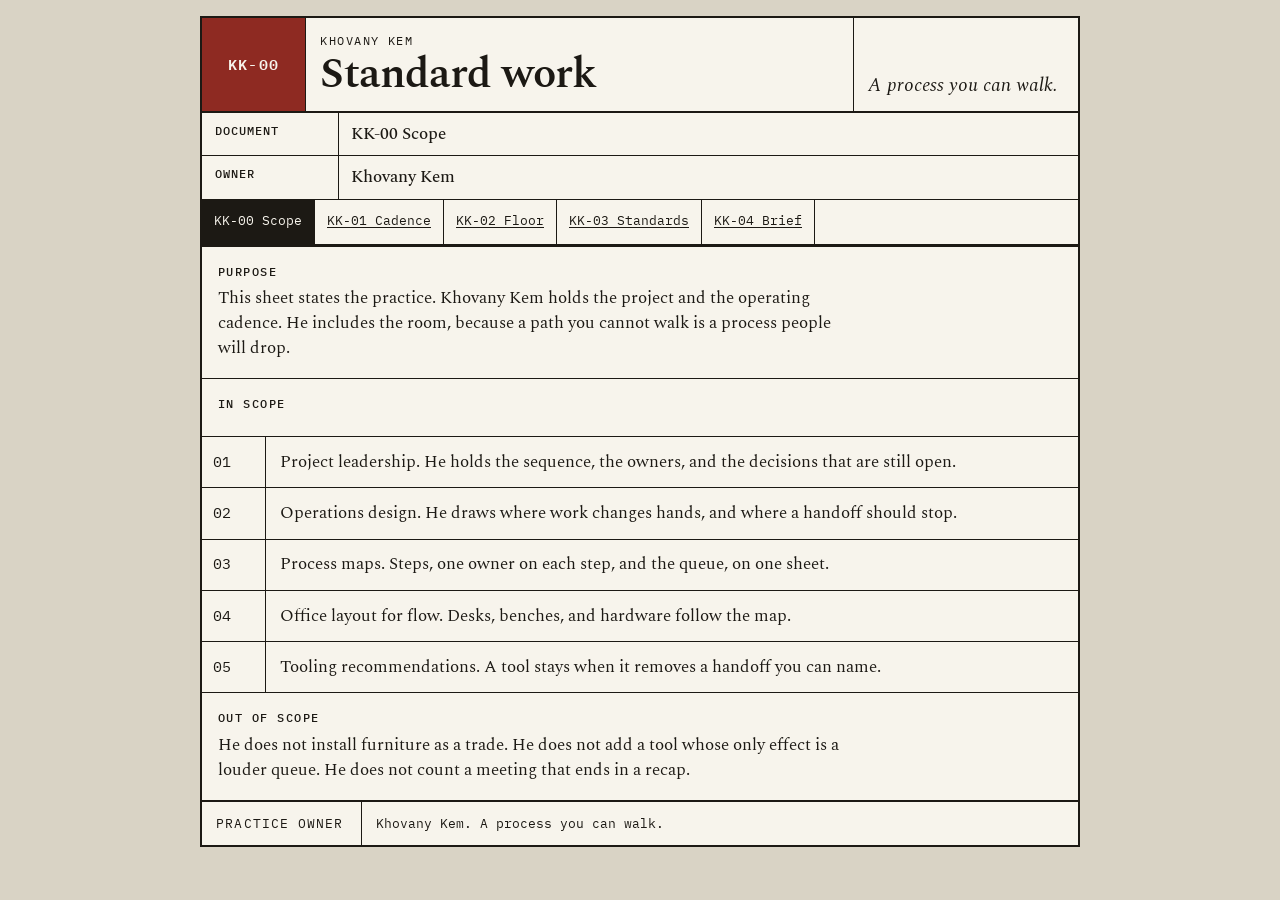
<file: index.html>
<!DOCTYPE html>
<html lang="en">
<head>
  <meta charset="utf-8">
  <meta name="viewport" content="width=device-width, initial-scale=1">
  <title>KK-00 Khovany Kem</title>
  <meta name="description" content="Khovany Kem holds the project, the cadence, and the room. Sheet KK-00 states the scope.">
  <link rel="icon" href="favicon.svg" type="image/svg+xml">
  <link rel="preconnect" href="https://fonts.googleapis.com">
  <link rel="preconnect" href="https://fonts.gstatic.com" crossorigin>
  <link href="https://fonts.googleapis.com/css2?family=IBM+Plex+Mono:wght@400;500;600&family=Spectral:ital,wght@0,500;0,600;0,700;1,500&display=swap" rel="stylesheet">
  <link rel="stylesheet" href="sheet.css">
</head>
<body>
  <a class="skip" href="#sheet">Skip to the sheet</a>
  <article class="sheet" id="sheet" tabindex="-1">
    <header class="titleblock">
      <p class="stamp">KK-00</p>
      <div class="title">
        <p class="practice">Khovany Kem</p>
        <h1>Standard work</h1>
      </div>
      <p class="motto">A process you can walk.</p>
    </header>
    <table class="control">
      <tbody>
        <tr>
          <th scope="row">Document</th>
          <td>KK-00 Scope</td>
        </tr>
        <tr>
          <th scope="row">Owner</th>
          <td>Khovany Kem</td>
        </tr>
      </tbody>
    </table>
    <nav class="sheets" aria-label="Sheets">
      <button type="button" aria-expanded="false" aria-controls="sheet-index" data-sheets-toggle>Sheets</button>
      <ol id="sheet-index" data-sheets>
          <li><a href="index.html" aria-current="page">KK-00 Scope</a></li>
          <li><a href="cadence.html">KK-01 Cadence</a></li>
          <li><a href="floor.html">KK-02 Floor</a></li>
          <li><a href="standards.html">KK-03 Standards</a></li>
          <li><a href="brief.html">KK-04 Brief</a></li>
      </ol>
    </nav>
    <section class="block">
      <h2>Purpose</h2>
      <p>This sheet states the practice. Khovany Kem holds the project and the operating cadence. He includes the room, because a path you cannot walk is a process people will drop.</p>
    </section>
    <section class="block">
      <h2>In scope</h2>
    </section>
    <dl class="scope">
      <div>
        <dt>01</dt>
        <dd>Project leadership. He holds the sequence, the owners, and the decisions that are still open.</dd>
      </div>
      <div>
        <dt>02</dt>
        <dd>Operations design. He draws where work changes hands, and where a handoff should stop.</dd>
      </div>
      <div>
        <dt>03</dt>
        <dd>Process maps. Steps, one owner on each step, and the queue, on one sheet.</dd>
      </div>
      <div>
        <dt>04</dt>
        <dd>Office layout for flow. Desks, benches, and hardware follow the map.</dd>
      </div>
      <div>
        <dt>05</dt>
        <dd>Tooling recommendations. A tool stays when it removes a handoff you can name.</dd>
      </div>
    </dl>
    <section class="block">
      <h2>Out of scope</h2>
      <p>He does not install furniture as a trade. He does not add a tool whose only effect is a louder queue. He does not count a meeting that ends in a recap.</p>
    </section>

    <footer class="sign">
      <p>Practice owner</p>
      <p>Khovany Kem. A process you can walk.</p>
    </footer>
  </article>
  <noscript>
    <style>
      @media (max-width: 720px) {
        .sheets ol { display: flex !important; }
        .sheets button { display: none !important; }
      }
    </style>
  </noscript>
  <script src="sheet.js"></script>
</body>
</html>
</file>
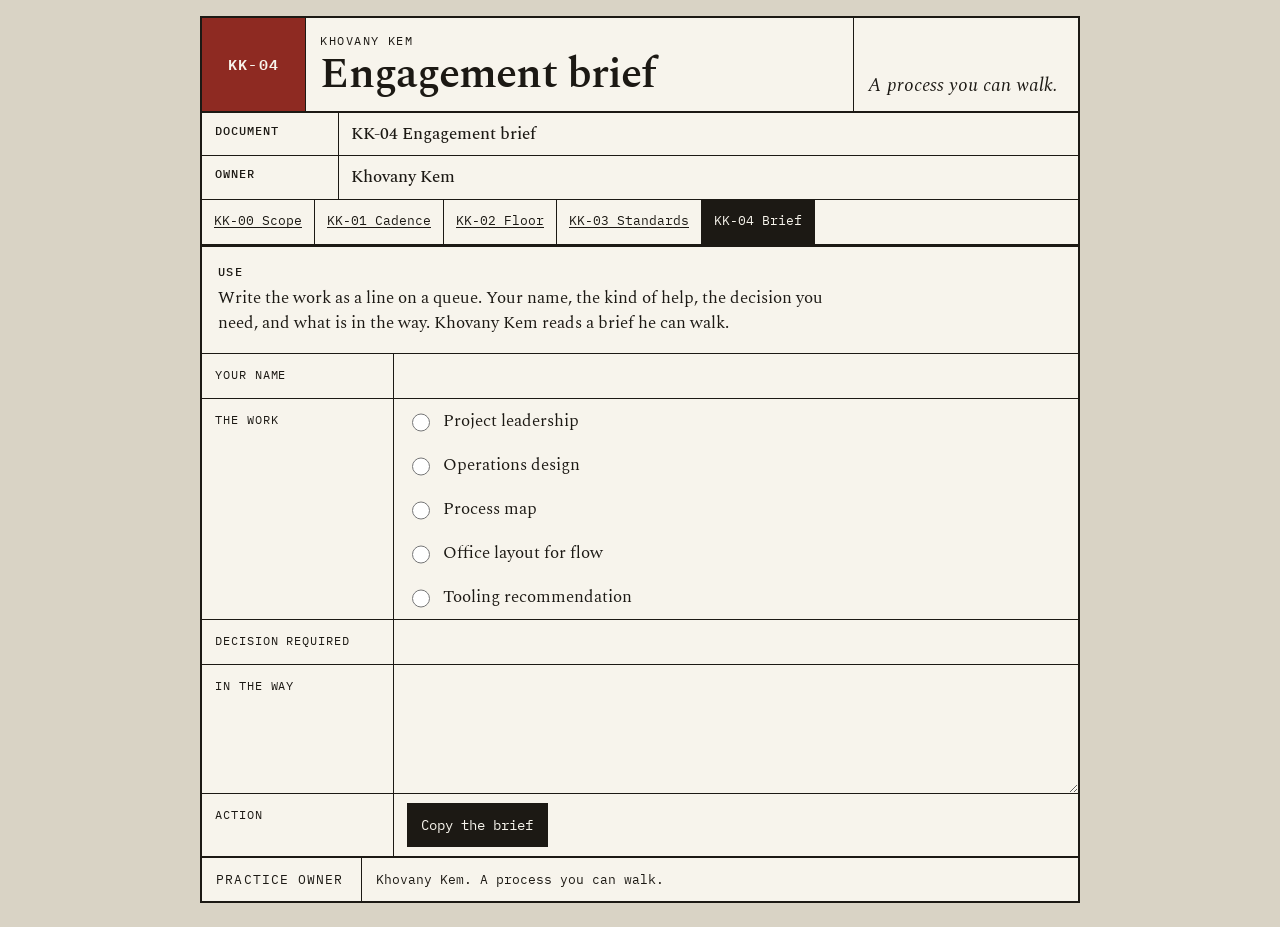
<file: brief.html>
<!DOCTYPE html>
<html lang="en">
<head>
  <meta charset="utf-8">
  <meta name="viewport" content="width=device-width, initial-scale=1">
  <title>KK-04 Brief, Khovany Kem</title>
  <meta name="description" content="Sheet KK-04 is the engagement brief. Copy it and the sheet shows it back.">
  <link rel="icon" href="favicon.svg" type="image/svg+xml">
  <link rel="preconnect" href="https://fonts.googleapis.com">
  <link rel="preconnect" href="https://fonts.gstatic.com" crossorigin>
  <link href="https://fonts.googleapis.com/css2?family=IBM+Plex+Mono:wght@400;500;600&family=Spectral:ital,wght@0,500;0,600;0,700;1,500&display=swap" rel="stylesheet">
  <link rel="stylesheet" href="sheet.css">
</head>
<body>
  <a class="skip" href="#sheet">Skip to the sheet</a>
  <article class="sheet" id="sheet" tabindex="-1">
    <header class="titleblock">
      <p class="stamp">KK-04</p>
      <div class="title">
        <p class="practice">Khovany Kem</p>
        <h1>Engagement brief</h1>
      </div>
      <p class="motto">A process you can walk.</p>
    </header>
    <table class="control">
      <tbody>
        <tr>
          <th scope="row">Document</th>
          <td>KK-04 Engagement brief</td>
        </tr>
        <tr>
          <th scope="row">Owner</th>
          <td>Khovany Kem</td>
        </tr>
      </tbody>
    </table>
    <nav class="sheets" aria-label="Sheets">
      <button type="button" aria-expanded="false" aria-controls="sheet-index" data-sheets-toggle>Sheets</button>
      <ol id="sheet-index" data-sheets>
          <li><a href="index.html">KK-00 Scope</a></li>
          <li><a href="cadence.html">KK-01 Cadence</a></li>
          <li><a href="floor.html">KK-02 Floor</a></li>
          <li><a href="standards.html">KK-03 Standards</a></li>
          <li><a href="brief.html" aria-current="page">KK-04 Brief</a></li>
      </ol>
    </nav>
    <section class="block">
      <h2>Use</h2>
      <p>Write the work as a line on a queue. Your name, the kind of help, the decision you need, and what is in the way. Khovany Kem reads a brief he can walk.</p>
    </section>
    <form class="form" data-brief>
      <div class="row">
        <label for="name">Your name</label>
        <input id="name" name="name" autocomplete="name" required>
      </div>
      <div class="row">
        <p id="work-label">The work</p>
        <div class="choice-list" role="radiogroup" aria-labelledby="work-label">
          <label><input type="radio" name="work" value="Project leadership" required> Project leadership</label>
          <label><input type="radio" name="work" value="Operations design"> Operations design</label>
          <label><input type="radio" name="work" value="Process map"> Process map</label>
          <label><input type="radio" name="work" value="Office layout for flow"> Office layout for flow</label>
          <label><input type="radio" name="work" value="Tooling recommendation"> Tooling recommendation</label>
        </div>
      </div>
      <div class="row">
        <label for="decision">Decision required</label>
        <input id="decision" name="decision" required>
      </div>
      <div class="row">
        <label for="blockage">In the way</label>
        <textarea id="blockage" name="blockage" required></textarea>
      </div>
      <div class="row action">
        <span>Action</span>
        <button type="submit">Copy the brief</button>
      </div>
    </form>
    <div class="shown" data-brief-out hidden tabindex="-1">
      <h2>Completed brief</h2>
      <p data-brief-status aria-live="polite"></p>
      <pre data-brief-text></pre>
      <p data-brief-mail></p>
    </div>
    <noscript><section class="block"><p>This sheet needs JavaScript to copy the brief and show it.</p></section></noscript>

    <footer class="sign">
      <p>Practice owner</p>
      <p>Khovany Kem. A process you can walk.</p>
    </footer>
  </article>
  <noscript>
    <style>
      @media (max-width: 720px) {
        .sheets ol { display: flex !important; }
        .sheets button { display: none !important; }
      }
    </style>
  </noscript>
  <script src="sheet.js"></script>
</body>
</html>
</file>
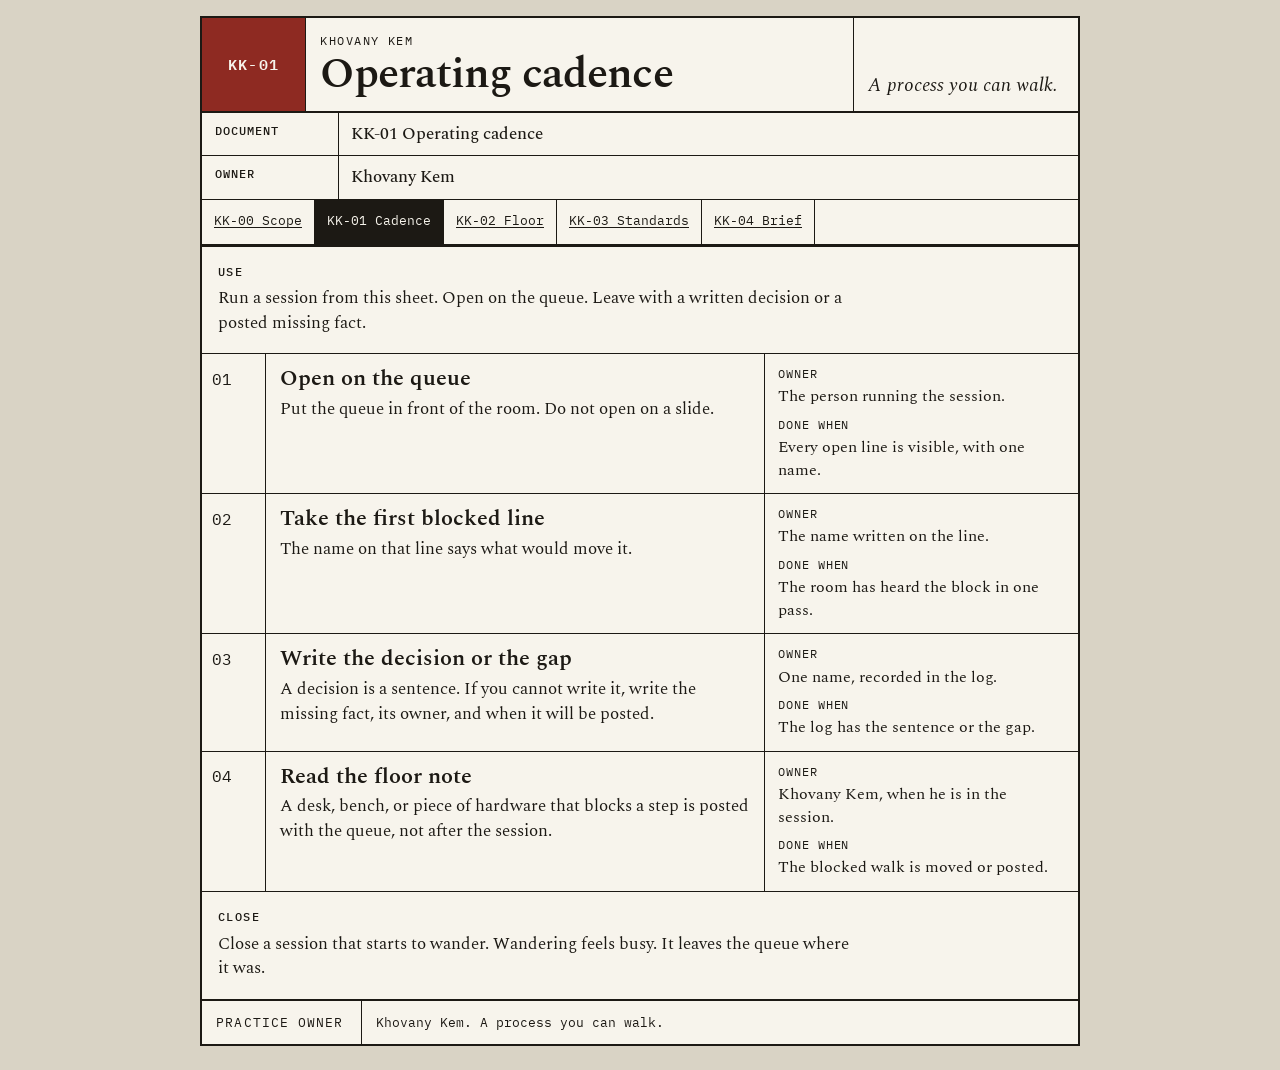
<file: cadence.html>
<!DOCTYPE html>
<html lang="en">
<head>
  <meta charset="utf-8">
  <meta name="viewport" content="width=device-width, initial-scale=1">
  <title>KK-01 Cadence, Khovany Kem</title>
  <meta name="description" content="Sheet KK-01 is the operating cadence: queue, decision, and floor note.">
  <link rel="icon" href="favicon.svg" type="image/svg+xml">
  <link rel="preconnect" href="https://fonts.googleapis.com">
  <link rel="preconnect" href="https://fonts.gstatic.com" crossorigin>
  <link href="https://fonts.googleapis.com/css2?family=IBM+Plex+Mono:wght@400;500;600&family=Spectral:ital,wght@0,500;0,600;0,700;1,500&display=swap" rel="stylesheet">
  <link rel="stylesheet" href="sheet.css">
</head>
<body>
  <a class="skip" href="#sheet">Skip to the sheet</a>
  <article class="sheet" id="sheet" tabindex="-1">
    <header class="titleblock">
      <p class="stamp">KK-01</p>
      <div class="title">
        <p class="practice">Khovany Kem</p>
        <h1>Operating cadence</h1>
      </div>
      <p class="motto">A process you can walk.</p>
    </header>
    <table class="control">
      <tbody>
        <tr>
          <th scope="row">Document</th>
          <td>KK-01 Operating cadence</td>
        </tr>
        <tr>
          <th scope="row">Owner</th>
          <td>Khovany Kem</td>
        </tr>
      </tbody>
    </table>
    <nav class="sheets" aria-label="Sheets">
      <button type="button" aria-expanded="false" aria-controls="sheet-index" data-sheets-toggle>Sheets</button>
      <ol id="sheet-index" data-sheets>
          <li><a href="index.html">KK-00 Scope</a></li>
          <li><a href="cadence.html" aria-current="page">KK-01 Cadence</a></li>
          <li><a href="floor.html">KK-02 Floor</a></li>
          <li><a href="standards.html">KK-03 Standards</a></li>
          <li><a href="brief.html">KK-04 Brief</a></li>
      </ol>
    </nav>
    <section class="block">
      <h2>Use</h2>
      <p>Run a session from this sheet. Open on the queue. Leave with a written decision or a posted missing fact.</p>
    </section>
    <ol class="steps">
      <li>
        <p class="num">01</p>
        <div class="step-body">
          <h2>Open on the queue</h2>
          <p>Put the queue in front of the room. Do not open on a slide.</p>
        </div>
        <dl class="meta">
          <dt>Owner</dt>
          <dd>The person running the session.</dd>
          <dt>Done when</dt>
          <dd>Every open line is visible, with one name.</dd>
        </dl>
      </li>
      <li>
        <p class="num">02</p>
        <div class="step-body">
          <h2>Take the first blocked line</h2>
          <p>The name on that line says what would move it.</p>
        </div>
        <dl class="meta">
          <dt>Owner</dt>
          <dd>The name written on the line.</dd>
          <dt>Done when</dt>
          <dd>The room has heard the block in one pass.</dd>
        </dl>
      </li>
      <li>
        <p class="num">03</p>
        <div class="step-body">
          <h2>Write the decision or the gap</h2>
          <p>A decision is a sentence. If you cannot write it, write the missing fact, its owner, and when it will be posted.</p>
        </div>
        <dl class="meta">
          <dt>Owner</dt>
          <dd>One name, recorded in the log.</dd>
          <dt>Done when</dt>
          <dd>The log has the sentence or the gap.</dd>
        </dl>
      </li>
      <li>
        <p class="num">04</p>
        <div class="step-body">
          <h2>Read the floor note</h2>
          <p>A desk, bench, or piece of hardware that blocks a step is posted with the queue, not after the session.</p>
        </div>
        <dl class="meta">
          <dt>Owner</dt>
          <dd>Khovany Kem, when he is in the session.</dd>
          <dt>Done when</dt>
          <dd>The blocked walk is moved or posted.</dd>
        </dl>
      </li>
    </ol>
    <section class="block">
      <h2>Close</h2>
      <p>Close a session that starts to wander. Wandering feels busy. It leaves the queue where it was.</p>
    </section>

    <footer class="sign">
      <p>Practice owner</p>
      <p>Khovany Kem. A process you can walk.</p>
    </footer>
  </article>
  <noscript>
    <style>
      @media (max-width: 720px) {
        .sheets ol { display: flex !important; }
        .sheets button { display: none !important; }
      }
    </style>
  </noscript>
  <script src="sheet.js"></script>
</body>
</html>
</file>
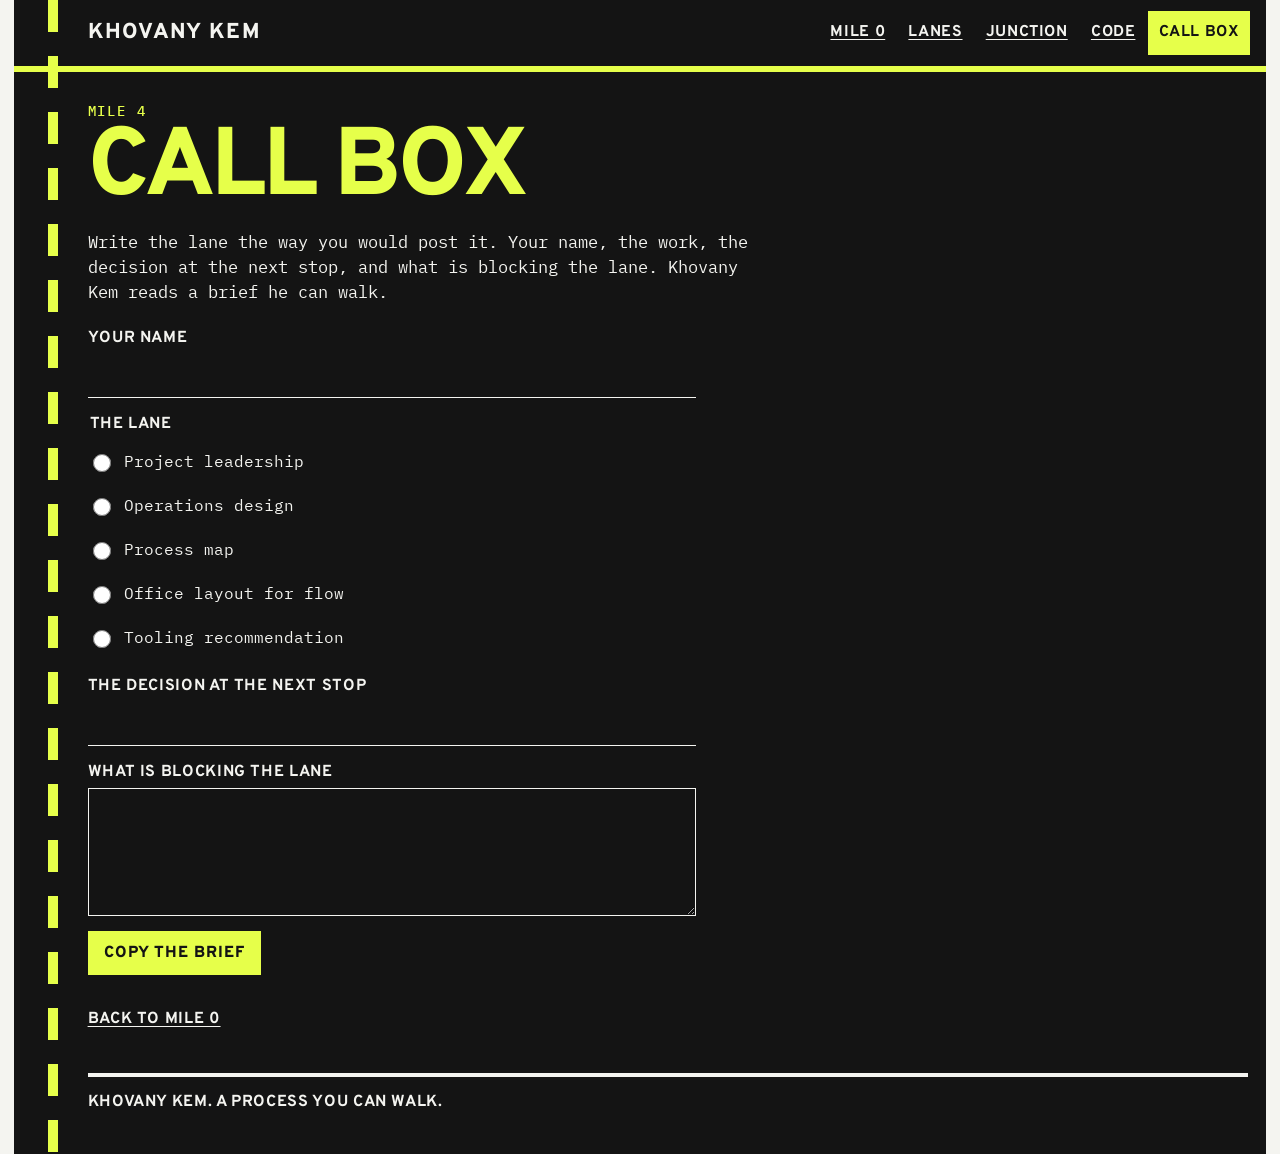
<file: callbox.html>
<!DOCTYPE html>
<html lang="en">
<head>
  <meta charset="utf-8">
  <meta name="viewport" content="width=device-width, initial-scale=1">
  <title>Call box, Khovany Kem</title>
  <meta name="description" content="Write a brief for Khovany Kem. The call box copies it and shows it on the page.">
  <link rel="icon" href="favicon.svg" type="image/svg+xml">
  <link rel="preconnect" href="https://fonts.googleapis.com">
  <link rel="preconnect" href="https://fonts.gstatic.com" crossorigin>
  <link href="https://fonts.googleapis.com/css2?family=IBM+Plex+Mono:wght@400;500&family=Overpass:wght@500;700;800&display=swap" rel="stylesheet">
  <link rel="stylesheet" href="road.css">
</head>
<body>
  <a class="skip" href="#road">Skip to the road</a>
  <div class="asphalt">
    <header class="gantry">
      <p class="who">Khovany Kem</p>
      <button class="lanes-btn" type="button" aria-expanded="false" aria-controls="lanes" data-lanes-toggle>Lanes</button>
      <nav id="lanes" class="shoulder" aria-label="Lanes" data-lanes>
        <a href="index.html">Mile 0</a>
        <a href="lanes.html">Lanes</a>
        <a href="junction.html">Junction</a>
        <a href="code.html">Code</a>
        <a href="callbox.html" aria-current="page">Call box</a>
      </nav>
    </header>
    <main id="road" class="road" tabindex="-1">
      <p class="mile-flag">Mile 4</p>
      <h1>Call box</h1>
      <p class="lead">Write the lane the way you would post it. Your name, the work, the decision at the next stop, and what is blocking the lane. Khovany Kem reads a brief he can walk.</p>
      <form class="brief-form" data-brief>
        <label class="field">Your name
          <input name="name" autocomplete="name" required>
        </label>
        <fieldset class="choices">
          <legend>The lane</legend>
          <label><input type="radio" name="work" value="Project leadership" required> Project leadership</label>
          <label><input type="radio" name="work" value="Operations design"> Operations design</label>
          <label><input type="radio" name="work" value="Process map"> Process map</label>
          <label><input type="radio" name="work" value="Office layout for flow"> Office layout for flow</label>
          <label><input type="radio" name="work" value="Tooling recommendation"> Tooling recommendation</label>
        </fieldset>
        <label class="field">The decision at the next stop
          <input name="decision" required>
        </label>
        <label class="field">What is blocking the lane
          <textarea name="blockage" required></textarea>
        </label>
        <button type="submit">Copy the brief</button>
      </form>
      <div class="shown" data-brief-out hidden tabindex="-1">
        <h2>The brief</h2>
        <p data-brief-status aria-live="polite"></p>
        <pre data-brief-text></pre>
        <p data-brief-mail></p>
      </div>
      <p class="next"><a href="index.html">Back to mile 0</a></p>
      <noscript><p>This page needs JavaScript to copy the brief and show it.</p></noscript>

      <footer class="end">
        <p>Khovany Kem. A process you can walk.</p>
      </footer>
    </main>
  </div>
  <noscript>
    <style>
      @media (max-width: 760px) {
        .shoulder { display: flex !important; flex-direction: column; }
        .lanes-btn { display: none !important; }
      }
    </style>
  </noscript>
  <script src="road.js"></script>
</body>
</html>
</file>
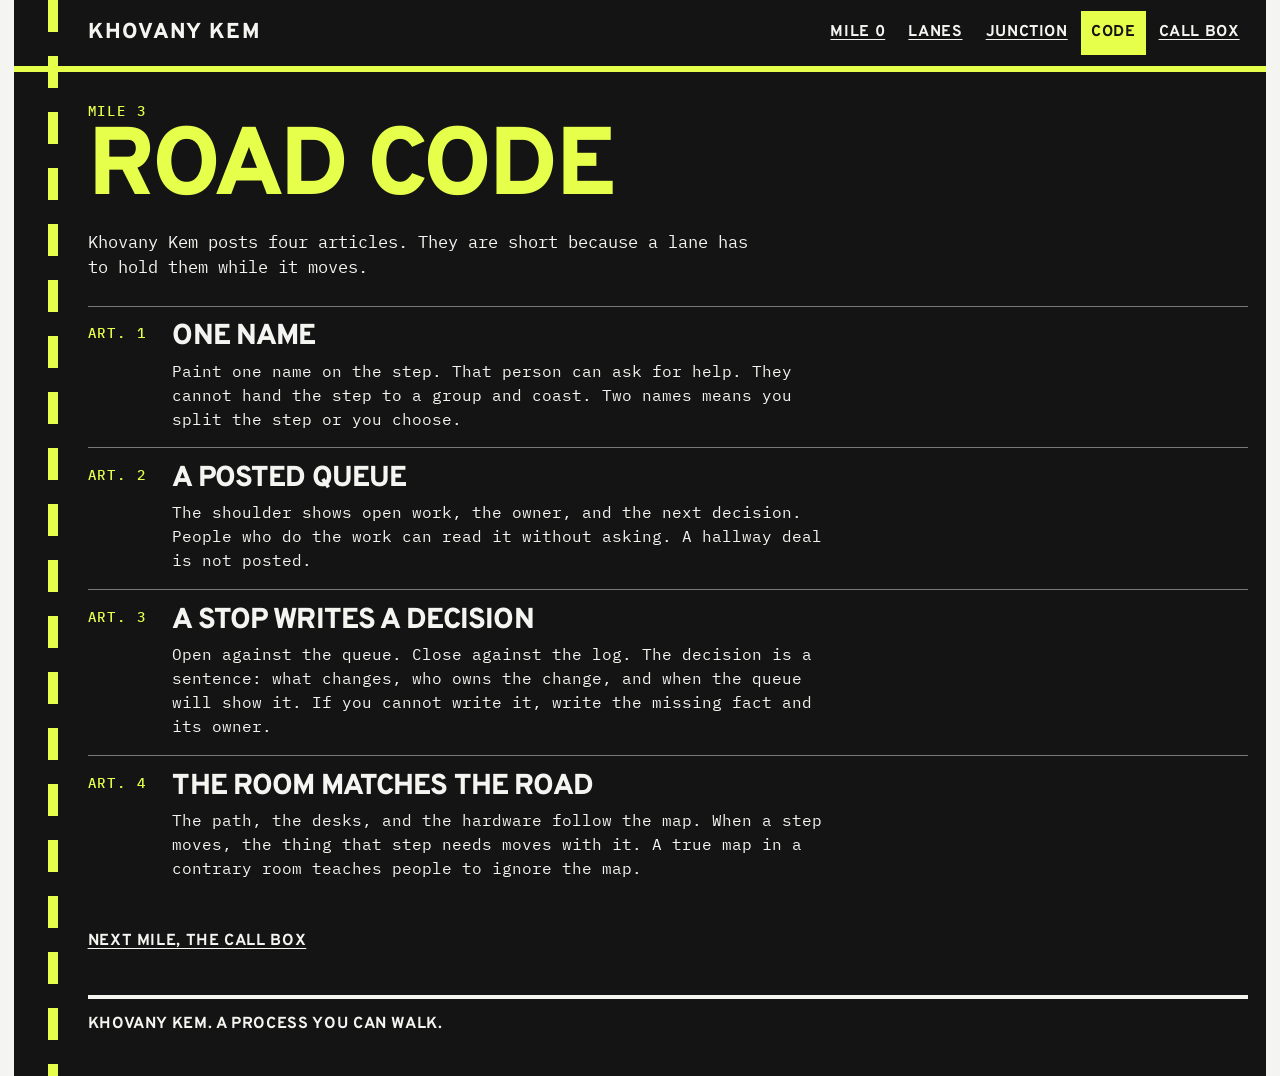
<file: code.html>
<!DOCTYPE html>
<html lang="en">
<head>
  <meta charset="utf-8">
  <meta name="viewport" content="width=device-width, initial-scale=1">
  <title>Road code, Khovany Kem</title>
  <meta name="description" content="Four articles Khovany Kem posts: one name, a visible queue, a real stop, a room that matches the road.">
  <link rel="icon" href="favicon.svg" type="image/svg+xml">
  <link rel="preconnect" href="https://fonts.googleapis.com">
  <link rel="preconnect" href="https://fonts.gstatic.com" crossorigin>
  <link href="https://fonts.googleapis.com/css2?family=IBM+Plex+Mono:wght@400;500&family=Overpass:wght@500;700;800&display=swap" rel="stylesheet">
  <link rel="stylesheet" href="road.css">
</head>
<body>
  <a class="skip" href="#road">Skip to the road</a>
  <div class="asphalt">
    <header class="gantry">
      <p class="who">Khovany Kem</p>
      <button class="lanes-btn" type="button" aria-expanded="false" aria-controls="lanes" data-lanes-toggle>Lanes</button>
      <nav id="lanes" class="shoulder" aria-label="Lanes" data-lanes>
        <a href="index.html">Mile 0</a>
        <a href="lanes.html">Lanes</a>
        <a href="junction.html">Junction</a>
        <a href="code.html" aria-current="page">Code</a>
        <a href="callbox.html">Call box</a>
      </nav>
    </header>
    <main id="road" class="road" tabindex="-1">
      <p class="mile-flag">Mile 3</p>
      <h1>Road code</h1>
      <p class="lead">Khovany Kem posts four articles. They are short because a lane has to hold them while it moves.</p>
      <div class="statutes">
        <article class="statute">
          <p class="marker">Art. 1</p>
          <div>
            <h2>One name</h2>
            <p>Paint one name on the step. That person can ask for help. They cannot hand the step to a group and coast. Two names means you split the step or you choose.</p>
          </div>
        </article>
        <article class="statute">
          <p class="marker">Art. 2</p>
          <div>
            <h2>A posted queue</h2>
            <p>The shoulder shows open work, the owner, and the next decision. People who do the work can read it without asking. A hallway deal is not posted.</p>
          </div>
        </article>
        <article class="statute">
          <p class="marker">Art. 3</p>
          <div>
            <h2>A stop writes a decision</h2>
            <p>Open against the queue. Close against the log. The decision is a sentence: what changes, who owns the change, and when the queue will show it. If you cannot write it, write the missing fact and its owner.</p>
          </div>
        </article>
        <article class="statute">
          <p class="marker">Art. 4</p>
          <div>
            <h2>The room matches the road</h2>
            <p>The path, the desks, and the hardware follow the map. When a step moves, the thing that step needs moves with it. A true map in a contrary room teaches people to ignore the map.</p>
          </div>
        </article>
      </div>
      <p class="next"><a href="callbox.html">Next mile, the call box</a></p>

      <footer class="end">
        <p>Khovany Kem. A process you can walk.</p>
      </footer>
    </main>
  </div>
  <noscript>
    <style>
      @media (max-width: 760px) {
        .shoulder { display: flex !important; flex-direction: column; }
        .lanes-btn { display: none !important; }
      }
    </style>
  </noscript>
  <script src="road.js"></script>
</body>
</html>
</file>
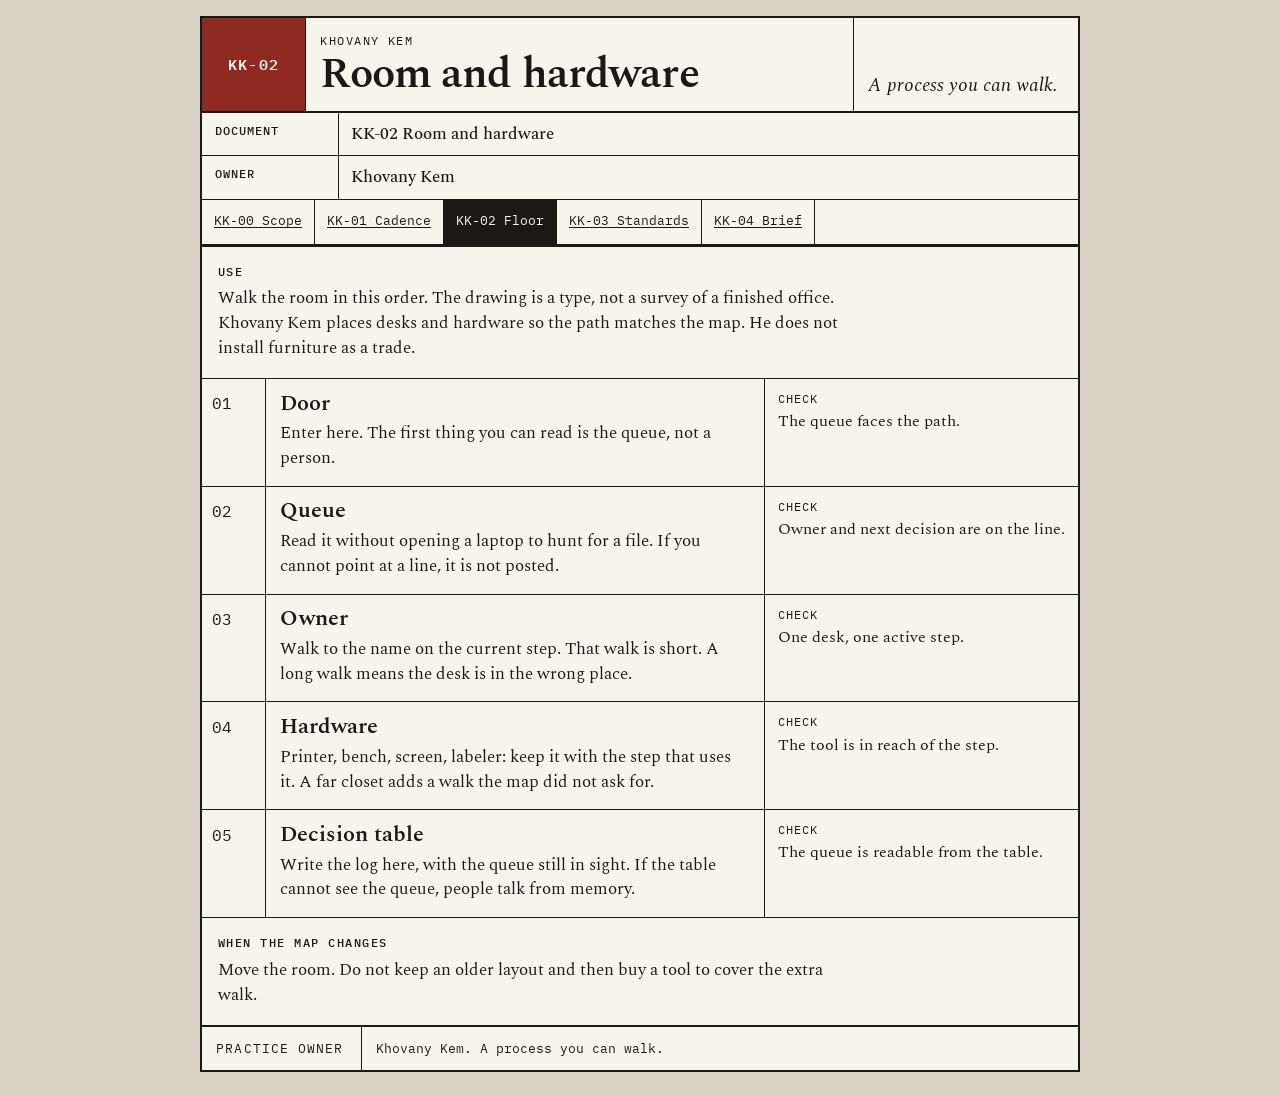
<file: floor.html>
<!DOCTYPE html>
<html lang="en">
<head>
  <meta charset="utf-8">
  <meta name="viewport" content="width=device-width, initial-scale=1">
  <title>KK-02 Floor, Khovany Kem</title>
  <meta name="description" content="Sheet KK-02 orders a generic room: door, queue, owner, hardware, decision.">
  <link rel="icon" href="favicon.svg" type="image/svg+xml">
  <link rel="preconnect" href="https://fonts.googleapis.com">
  <link rel="preconnect" href="https://fonts.gstatic.com" crossorigin>
  <link href="https://fonts.googleapis.com/css2?family=IBM+Plex+Mono:wght@400;500;600&family=Spectral:ital,wght@0,500;0,600;0,700;1,500&display=swap" rel="stylesheet">
  <link rel="stylesheet" href="sheet.css">
</head>
<body>
  <a class="skip" href="#sheet">Skip to the sheet</a>
  <article class="sheet" id="sheet" tabindex="-1">
    <header class="titleblock">
      <p class="stamp">KK-02</p>
      <div class="title">
        <p class="practice">Khovany Kem</p>
        <h1>Room and hardware</h1>
      </div>
      <p class="motto">A process you can walk.</p>
    </header>
    <table class="control">
      <tbody>
        <tr>
          <th scope="row">Document</th>
          <td>KK-02 Room and hardware</td>
        </tr>
        <tr>
          <th scope="row">Owner</th>
          <td>Khovany Kem</td>
        </tr>
      </tbody>
    </table>
    <nav class="sheets" aria-label="Sheets">
      <button type="button" aria-expanded="false" aria-controls="sheet-index" data-sheets-toggle>Sheets</button>
      <ol id="sheet-index" data-sheets>
          <li><a href="index.html">KK-00 Scope</a></li>
          <li><a href="cadence.html">KK-01 Cadence</a></li>
          <li><a href="floor.html" aria-current="page">KK-02 Floor</a></li>
          <li><a href="standards.html">KK-03 Standards</a></li>
          <li><a href="brief.html">KK-04 Brief</a></li>
      </ol>
    </nav>
    <section class="block">
      <h2>Use</h2>
      <p>Walk the room in this order. The drawing is a type, not a survey of a finished office. Khovany Kem places desks and hardware so the path matches the map. He does not install furniture as a trade.</p>
    </section>
    <ol class="steps">
      <li>
        <p class="num">01</p>
        <div class="step-body">
          <h2>Door</h2>
          <p>Enter here. The first thing you can read is the queue, not a person.</p>
        </div>
        <dl class="meta">
          <dt>Check</dt>
          <dd>The queue faces the path.</dd>
        </dl>
      </li>
      <li>
        <p class="num">02</p>
        <div class="step-body">
          <h2>Queue</h2>
          <p>Read it without opening a laptop to hunt for a file. If you cannot point at a line, it is not posted.</p>
        </div>
        <dl class="meta">
          <dt>Check</dt>
          <dd>Owner and next decision are on the line.</dd>
        </dl>
      </li>
      <li>
        <p class="num">03</p>
        <div class="step-body">
          <h2>Owner</h2>
          <p>Walk to the name on the current step. That walk is short. A long walk means the desk is in the wrong place.</p>
        </div>
        <dl class="meta">
          <dt>Check</dt>
          <dd>One desk, one active step.</dd>
        </dl>
      </li>
      <li>
        <p class="num">04</p>
        <div class="step-body">
          <h2>Hardware</h2>
          <p>Printer, bench, screen, labeler: keep it with the step that uses it. A far closet adds a walk the map did not ask for.</p>
        </div>
        <dl class="meta">
          <dt>Check</dt>
          <dd>The tool is in reach of the step.</dd>
        </dl>
      </li>
      <li>
        <p class="num">05</p>
        <div class="step-body">
          <h2>Decision table</h2>
          <p>Write the log here, with the queue still in sight. If the table cannot see the queue, people talk from memory.</p>
        </div>
        <dl class="meta">
          <dt>Check</dt>
          <dd>The queue is readable from the table.</dd>
        </dl>
      </li>
    </ol>
    <section class="block">
      <h2>When the map changes</h2>
      <p>Move the room. Do not keep an older layout and then buy a tool to cover the extra walk.</p>
    </section>

    <footer class="sign">
      <p>Practice owner</p>
      <p>Khovany Kem. A process you can walk.</p>
    </footer>
  </article>
  <noscript>
    <style>
      @media (max-width: 720px) {
        .sheets ol { display: flex !important; }
        .sheets button { display: none !important; }
      }
    </style>
  </noscript>
  <script src="sheet.js"></script>
</body>
</html>
</file>
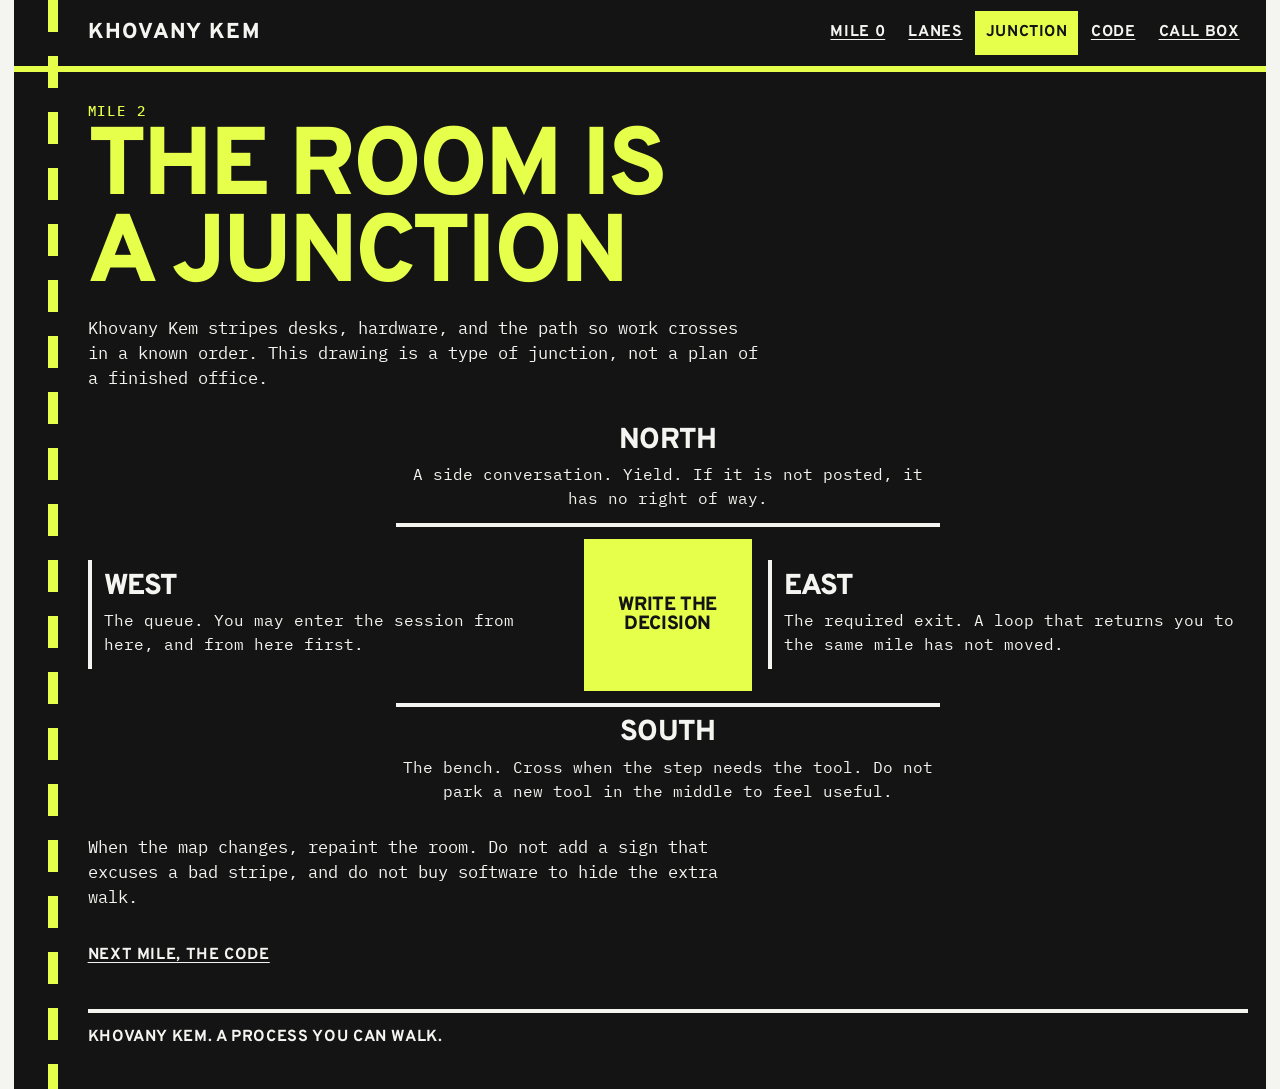
<file: junction.html>
<!DOCTYPE html>
<html lang="en">
<head>
  <meta charset="utf-8">
  <meta name="viewport" content="width=device-width, initial-scale=1">
  <title>Junction, Khovany Kem</title>
  <meta name="description" content="Khovany Kem treats the room as a junction. The path, the queue, and the hardware have right of way.">
  <link rel="icon" href="favicon.svg" type="image/svg+xml">
  <link rel="preconnect" href="https://fonts.googleapis.com">
  <link rel="preconnect" href="https://fonts.gstatic.com" crossorigin>
  <link href="https://fonts.googleapis.com/css2?family=IBM+Plex+Mono:wght@400;500&family=Overpass:wght@500;700;800&display=swap" rel="stylesheet">
  <link rel="stylesheet" href="road.css">
</head>
<body>
  <a class="skip" href="#road">Skip to the road</a>
  <div class="asphalt">
    <header class="gantry">
      <p class="who">Khovany Kem</p>
      <button class="lanes-btn" type="button" aria-expanded="false" aria-controls="lanes" data-lanes-toggle>Lanes</button>
      <nav id="lanes" class="shoulder" aria-label="Lanes" data-lanes>
        <a href="index.html">Mile 0</a>
        <a href="lanes.html">Lanes</a>
        <a href="junction.html" aria-current="page">Junction</a>
        <a href="code.html">Code</a>
        <a href="callbox.html">Call box</a>
      </nav>
    </header>
    <main id="road" class="road" tabindex="-1">
      <p class="mile-flag">Mile 2</p>
      <h1>The room is a junction</h1>
      <p class="lead">Khovany Kem stripes desks, hardware, and the path so work crosses in a known order. This drawing is a type of junction, not a plan of a finished office.</p>
      <div class="junction">
        <section class="approach north">
          <h2>North</h2>
          <p>A side conversation. Yield. If it is not posted, it has no right of way.</p>
        </section>
        <section class="approach west">
          <h2>West</h2>
          <p>The queue. You may enter the session from here, and from here first.</p>
        </section>
        <p class="core">Write the decision</p>
        <section class="approach east">
          <h2>East</h2>
          <p>The required exit. A loop that returns you to the same mile has not moved.</p>
        </section>
        <section class="approach south">
          <h2>South</h2>
          <p>The bench. Cross when the step needs the tool. Do not park a new tool in the middle to feel useful.</p>
        </section>
      </div>
      <p class="lead follow">When the map changes, repaint the room. Do not add a sign that excuses a bad stripe, and do not buy software to hide the extra walk.</p>
      <p class="next"><a href="code.html">Next mile, the code</a></p>

      <footer class="end">
        <p>Khovany Kem. A process you can walk.</p>
      </footer>
    </main>
  </div>
  <noscript>
    <style>
      @media (max-width: 760px) {
        .shoulder { display: flex !important; flex-direction: column; }
        .lanes-btn { display: none !important; }
      }
    </style>
  </noscript>
  <script src="road.js"></script>
</body>
</html>
</file>
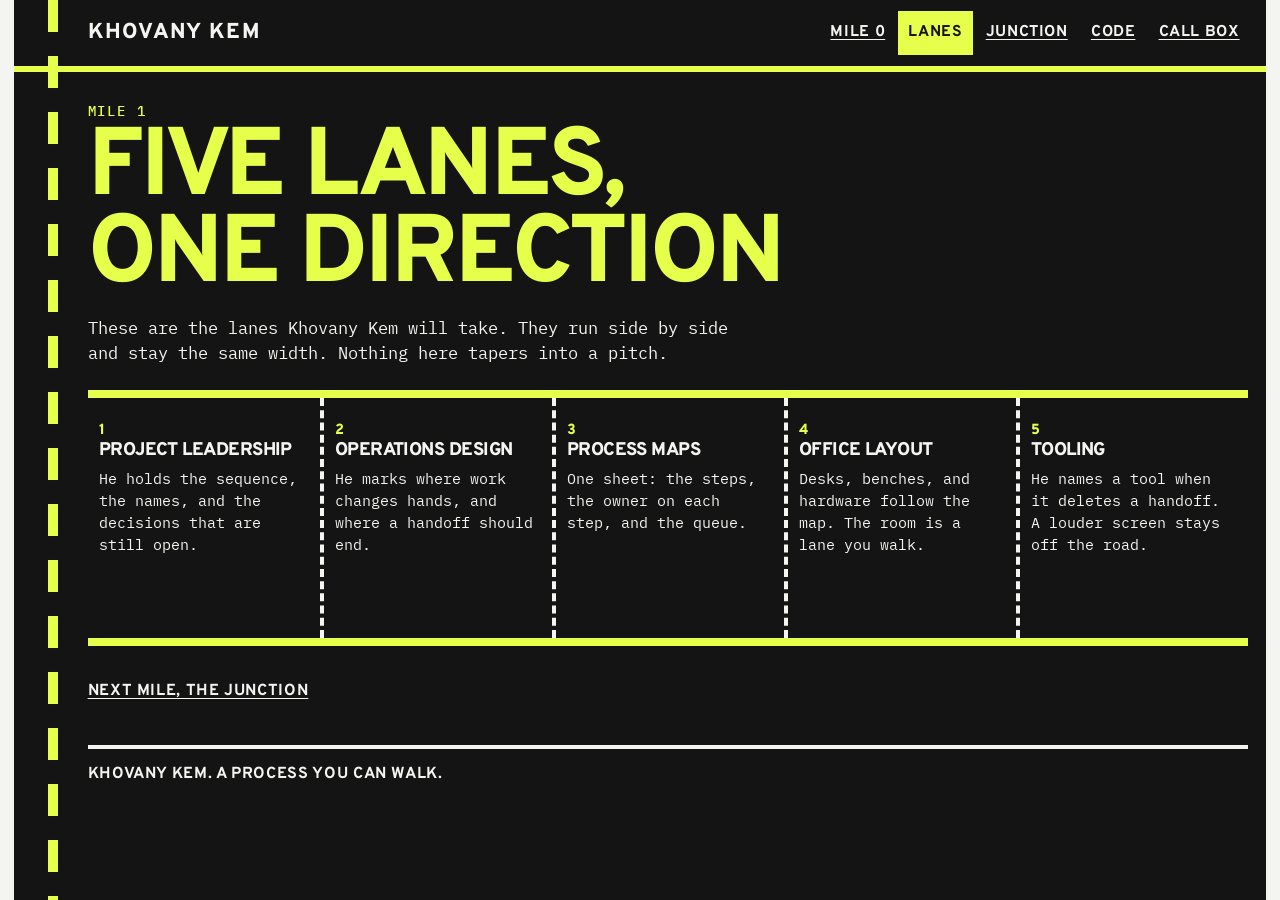
<file: lanes.html>
<!DOCTYPE html>
<html lang="en">
<head>
  <meta charset="utf-8">
  <meta name="viewport" content="width=device-width, initial-scale=1">
  <title>Lanes, Khovany Kem</title>
  <meta name="description" content="Five lanes Khovany Kem runs in parallel: leadership, operations, maps, layout, and tools.">
  <link rel="icon" href="favicon.svg" type="image/svg+xml">
  <link rel="preconnect" href="https://fonts.googleapis.com">
  <link rel="preconnect" href="https://fonts.gstatic.com" crossorigin>
  <link href="https://fonts.googleapis.com/css2?family=IBM+Plex+Mono:wght@400;500&family=Overpass:wght@500;700;800&display=swap" rel="stylesheet">
  <link rel="stylesheet" href="road.css">
</head>
<body>
  <a class="skip" href="#road">Skip to the road</a>
  <div class="asphalt">
    <header class="gantry">
      <p class="who">Khovany Kem</p>
      <button class="lanes-btn" type="button" aria-expanded="false" aria-controls="lanes" data-lanes-toggle>Lanes</button>
      <nav id="lanes" class="shoulder" aria-label="Lanes" data-lanes>
        <a href="index.html">Mile 0</a>
        <a href="lanes.html" aria-current="page">Lanes</a>
        <a href="junction.html">Junction</a>
        <a href="code.html">Code</a>
        <a href="callbox.html">Call box</a>
      </nav>
    </header>
    <main id="road" class="road" tabindex="-1">
      <p class="mile-flag">Mile 1</p>
      <h1>Five lanes, one direction</h1>
      <p class="lead">These are the lanes Khovany Kem will take. They run side by side and stay the same width. Nothing here tapers into a pitch.</p>
      <div class="lane-row">
        <section class="lane">
          <p class="lane-no">1</p>
          <h2>Project leadership</h2>
          <p>He holds the sequence, the names, and the decisions that are still open.</p>
        </section>
        <section class="lane">
          <p class="lane-no">2</p>
          <h2>Operations design</h2>
          <p>He marks where work changes hands, and where a handoff should end.</p>
        </section>
        <section class="lane">
          <p class="lane-no">3</p>
          <h2>Process maps</h2>
          <p>One sheet: the steps, the owner on each step, and the queue.</p>
        </section>
        <section class="lane">
          <p class="lane-no">4</p>
          <h2>Office layout</h2>
          <p>Desks, benches, and hardware follow the map. The room is a lane you walk.</p>
        </section>
        <section class="lane">
          <p class="lane-no">5</p>
          <h2>Tooling</h2>
          <p>He names a tool when it deletes a handoff. A louder screen stays off the road.</p>
        </section>
      </div>
      <p class="next"><a href="junction.html">Next mile, the junction</a></p>

      <footer class="end">
        <p>Khovany Kem. A process you can walk.</p>
      </footer>
    </main>
  </div>
  <noscript>
    <style>
      @media (max-width: 760px) {
        .shoulder { display: flex !important; flex-direction: column; }
        .lanes-btn { display: none !important; }
      }
    </style>
  </noscript>
  <script src="road.js"></script>
</body>
</html>
</file>
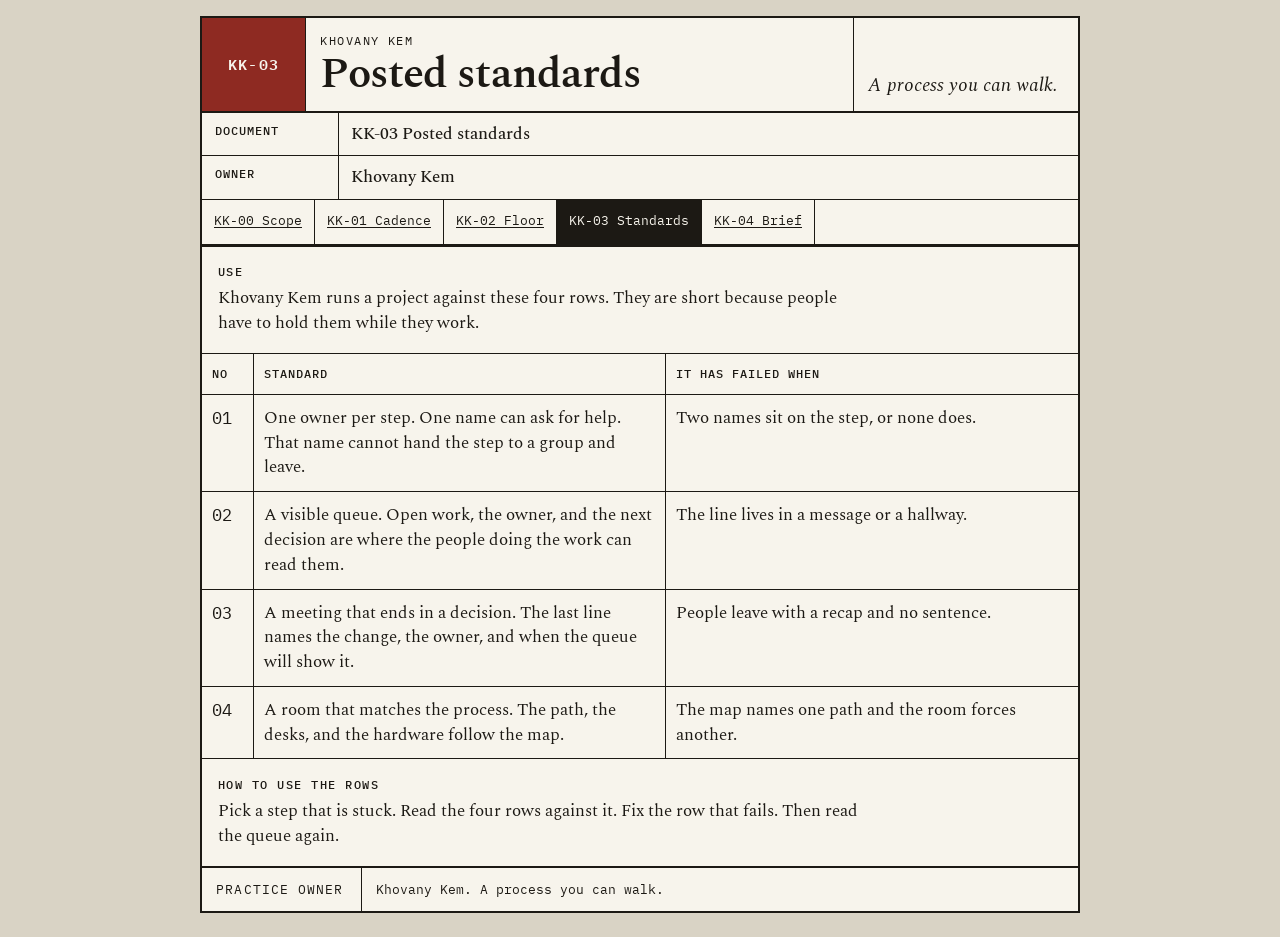
<file: standards.html>
<!DOCTYPE html>
<html lang="en">
<head>
  <meta charset="utf-8">
  <meta name="viewport" content="width=device-width, initial-scale=1">
  <title>KK-03 Standards, Khovany Kem</title>
  <meta name="description" content="Sheet KK-03 posts four standards: one owner, a visible queue, a decision, a matching room.">
  <link rel="icon" href="favicon.svg" type="image/svg+xml">
  <link rel="preconnect" href="https://fonts.googleapis.com">
  <link rel="preconnect" href="https://fonts.gstatic.com" crossorigin>
  <link href="https://fonts.googleapis.com/css2?family=IBM+Plex+Mono:wght@400;500;600&family=Spectral:ital,wght@0,500;0,600;0,700;1,500&display=swap" rel="stylesheet">
  <link rel="stylesheet" href="sheet.css">
</head>
<body>
  <a class="skip" href="#sheet">Skip to the sheet</a>
  <article class="sheet" id="sheet" tabindex="-1">
    <header class="titleblock">
      <p class="stamp">KK-03</p>
      <div class="title">
        <p class="practice">Khovany Kem</p>
        <h1>Posted standards</h1>
      </div>
      <p class="motto">A process you can walk.</p>
    </header>
    <table class="control">
      <tbody>
        <tr>
          <th scope="row">Document</th>
          <td>KK-03 Posted standards</td>
        </tr>
        <tr>
          <th scope="row">Owner</th>
          <td>Khovany Kem</td>
        </tr>
      </tbody>
    </table>
    <nav class="sheets" aria-label="Sheets">
      <button type="button" aria-expanded="false" aria-controls="sheet-index" data-sheets-toggle>Sheets</button>
      <ol id="sheet-index" data-sheets>
          <li><a href="index.html">KK-00 Scope</a></li>
          <li><a href="cadence.html">KK-01 Cadence</a></li>
          <li><a href="floor.html">KK-02 Floor</a></li>
          <li><a href="standards.html" aria-current="page">KK-03 Standards</a></li>
          <li><a href="brief.html">KK-04 Brief</a></li>
      </ol>
    </nav>
    <section class="block">
      <h2>Use</h2>
      <p>Khovany Kem runs a project against these four rows. They are short because people have to hold them while they work.</p>
    </section>
    <table class="standard">
      <thead>
        <tr>
          <th>No</th>
          <th>Standard</th>
          <th>It has failed when</th>
        </tr>
      </thead>
      <tbody>
        <tr>
          <td>01</td>
          <td>One owner per step. One name can ask for help. That name cannot hand the step to a group and leave.</td>
          <td>Two names sit on the step, or none does.</td>
        </tr>
        <tr>
          <td>02</td>
          <td>A visible queue. Open work, the owner, and the next decision are where the people doing the work can read them.</td>
          <td>The line lives in a message or a hallway.</td>
        </tr>
        <tr>
          <td>03</td>
          <td>A meeting that ends in a decision. The last line names the change, the owner, and when the queue will show it.</td>
          <td>People leave with a recap and no sentence.</td>
        </tr>
        <tr>
          <td>04</td>
          <td>A room that matches the process. The path, the desks, and the hardware follow the map.</td>
          <td>The map names one path and the room forces another.</td>
        </tr>
      </tbody>
    </table>
    <section class="block">
      <h2>How to use the rows</h2>
      <p>Pick a step that is stuck. Read the four rows against it. Fix the row that fails. Then read the queue again.</p>
    </section>

    <footer class="sign">
      <p>Practice owner</p>
      <p>Khovany Kem. A process you can walk.</p>
    </footer>
  </article>
  <noscript>
    <style>
      @media (max-width: 720px) {
        .sheets ol { display: flex !important; }
        .sheets button { display: none !important; }
      }
    </style>
  </noscript>
  <script src="sheet.js"></script>
</body>
</html>
</file>
<file: sheet.css>
:root {
  --ink: #1c1914;
  --sheet: #f7f4ec;
  --desk: #d9d3c5;
  --stamp: #8e2a22;
  --serif: "Spectral", "Iowan Old Style", Palatino, "Palatino Linotype", serif;
  --mono: "IBM Plex Mono", "Courier New", monospace;
}

*,
*::before,
*::after {
  box-sizing: border-box;
}

html,
body {
  overflow-x: clip;
}

body {
  margin: 0;
  background: var(--desk);
  color: var(--ink);
  font-family: var(--serif);
  font-size: 1.0625rem;
  line-height: 1.45;
}

a {
  color: var(--ink);
}

a:focus-visible,
button:focus-visible,
input:focus-visible,
textarea:focus-visible,
[tabindex]:focus-visible {
  outline: 3px solid var(--ink);
  outline-offset: 3px;
}

.skip {
  position: absolute;
  left: 0.75rem;
  top: 0.75rem;
  z-index: 5;
  display: inline-flex;
  align-items: center;
  min-height: 44px;
  padding: 0.55rem 0.8rem;
  background: var(--ink);
  color: var(--sheet);
  font-family: var(--mono);
  font-size: 0.85rem;
  text-decoration: underline;
}

.skip:not(:focus) {
  width: 1px;
  height: 1px;
  margin: -1px;
  padding: 0;
  overflow: hidden;
  clip-path: inset(50%);
  white-space: nowrap;
}

.skip:focus-visible {
  outline-color: var(--stamp);
}

.sheet {
  width: min(880px, calc(100% - 1.25rem));
  margin: 1rem auto 1.5rem;
  background: var(--sheet);
  border: 2px solid var(--ink);
}

.titleblock {
  display: grid;
  grid-template-columns: 6.5rem minmax(0, 1fr) minmax(9.5rem, 14rem);
  border-bottom: 2px solid var(--ink);
}

.titleblock > * {
  min-width: 0;
  margin: 0;
  padding: 0.85rem 0.9rem;
  border-right: 1px solid var(--ink);
}

.titleblock > :last-child {
  border-right: 0;
}

.stamp {
  display: flex;
  align-items: center;
  justify-content: center;
  padding: 0.5rem;
  background: var(--stamp);
  color: var(--sheet);
  font-family: var(--mono);
  font-size: 0.95rem;
  font-weight: 600;
  letter-spacing: 0.08em;
}

.practice {
  margin: 0;
  font-family: var(--mono);
  font-size: 0.75rem;
  letter-spacing: 0.12em;
  text-transform: uppercase;
}

h1 {
  margin: 0.2rem 0 0;
  font-size: clamp(1.8rem, 4vw, 2.7rem);
  font-weight: 600;
  letter-spacing: -0.02em;
  line-height: 1.05;
  text-wrap: balance;
}

.motto {
  display: flex;
  align-items: flex-end;
  margin: 0;
  font-size: 1.2rem;
  font-style: italic;
  line-height: 1.25;
}

.control {
  width: 100%;
  border-collapse: collapse;
}

.control th,
.control td {
  padding: 0.55rem 0.8rem;
  border-bottom: 1px solid var(--ink);
  font-weight: 500;
  text-align: left;
  vertical-align: top;
}

.control th {
  width: 8.5rem;
  border-right: 1px solid var(--ink);
  font-family: var(--mono);
  font-size: 0.75rem;
  font-weight: 500;
  letter-spacing: 0.08em;
  text-transform: uppercase;
}

.sheets {
  border-bottom: 2px solid var(--ink);
}

.sheets button {
  display: none;
  align-items: center;
  width: 100%;
  min-height: 44px;
  padding: 0 0.9rem;
  border: 0;
  border-bottom: 1px solid var(--ink);
  background: transparent;
  color: inherit;
  font-family: var(--mono);
  font-size: 0.85rem;
  letter-spacing: 0.08em;
  text-align: left;
  text-transform: uppercase;
  cursor: pointer;
}

.sheets ol {
  display: flex;
  flex-wrap: wrap;
  width: 100%;
  margin: 0;
  padding: 0;
  list-style: none;
}

.sheets ol::after {
  content: "";
  flex: 1 1 auto;
  min-height: 44px;
}

.sheets a {
  display: inline-flex;
  align-items: center;
  min-height: 44px;
  padding: 0 0.75rem;
  border-right: 1px solid var(--ink);
  font-family: var(--mono);
  font-size: 0.8rem;
  text-decoration: underline;
  text-underline-offset: 0.15em;
}

.sheets a[aria-current="page"] {
  background: var(--ink);
  color: var(--sheet);
  text-decoration: none;
}

.sheets a[aria-current="page"]:focus-visible {
  outline-color: var(--stamp);
}

.block {
  padding: 0.95rem 1rem 1.1rem;
  border-top: 1px solid var(--ink);
}

.block h2,
.shown h2 {
  margin: 0 0 0.4rem;
  font-family: var(--mono);
  font-size: 0.78rem;
  font-weight: 500;
  letter-spacing: 0.12em;
  text-transform: uppercase;
}

.block p {
  margin: 0;
  max-width: 40rem;
}

.block p + p {
  margin-top: 0.7rem;
}

.scope,
.steps {
  margin: 0;
  padding: 0;
  list-style: none;
}

.scope > div,
.steps > li {
  display: grid;
  border-top: 1px solid var(--ink);
}

.scope > div {
  grid-template-columns: 4rem minmax(0, 1fr);
}

.scope dt {
  margin: 0;
  padding: 0.8rem 0.7rem;
  border-right: 1px solid var(--ink);
  font-family: var(--mono);
  font-size: 0.95rem;
}

.scope dd {
  margin: 0;
  padding: 0.8rem 0.9rem;
}

.steps > li {
  grid-template-columns: 4rem minmax(0, 1.35fr) minmax(12rem, 0.85fr);
}

.num {
  margin: 0;
  padding: 0.85rem 0.65rem;
  border-right: 1px solid var(--ink);
  font-family: var(--mono);
  font-size: 1rem;
}

.step-body {
  padding: 0.8rem 0.9rem 0.95rem;
}

.step-body h2 {
  margin: 0 0 0.3rem;
  font-family: var(--serif);
  font-size: 1.35rem;
  font-weight: 600;
  letter-spacing: 0;
  line-height: 1.15;
  text-transform: none;
}

.step-body p {
  margin: 0;
}

.meta {
  margin: 0;
  padding: 0.75rem 0.8rem;
  border-left: 1px solid var(--ink);
}

.meta dt {
  margin: 0.55rem 0 0;
  font-family: var(--mono);
  font-size: 0.72rem;
  letter-spacing: 0.08em;
  text-transform: uppercase;
}

.meta dt:first-child {
  margin-top: 0;
}

.meta dd {
  margin: 0.15rem 0 0;
  font-size: 0.98rem;
}

.standard {
  width: 100%;
  border-collapse: collapse;
  table-layout: fixed;
}

.standard th,
.standard td {
  padding: 0.7rem 0.65rem;
  border-top: 1px solid var(--ink);
  border-right: 1px solid var(--ink);
  text-align: left;
  vertical-align: top;
  overflow-wrap: anywhere;
}

.standard th:last-child,
.standard td:last-child {
  border-right: 0;
}

.standard th {
  font-family: var(--mono);
  font-size: 0.75rem;
  font-weight: 500;
  letter-spacing: 0.08em;
  text-transform: uppercase;
}

.standard td:first-child,
.standard th:first-child {
  width: 3.2rem;
  font-family: var(--mono);
}

.form {
  margin: 0;
}

.row {
  display: grid;
  grid-template-columns: 12rem minmax(0, 1fr);
  border-top: 1px solid var(--ink);
}

fieldset.row {
  margin: 0;
  padding: 0;
  border: 0;
  border-top: 1px solid var(--ink);
  min-inline-size: 0;
}

.row > label,
.row > p,
.action > span {
  margin: 0;
  padding: 0.75rem 0.8rem;
  border-right: 1px solid var(--ink);
  font-family: var(--mono);
  font-size: 0.75rem;
  letter-spacing: 0.08em;
  text-transform: uppercase;
}

input,
textarea {
  width: 100%;
  min-height: 44px;
  padding: 0.55rem 0.8rem;
  border: 0;
  border-radius: 0;
  background: transparent;
  color: var(--ink);
  font-family: var(--serif);
  font-size: 1.05rem;
}

textarea {
  min-height: 8rem;
  resize: vertical;
}

.choice-list label {
  display: flex;
  align-items: center;
  gap: 0.6rem;
  min-height: 44px;
  padding: 0 0.8rem;
  border-right: 0;
  font-family: var(--serif);
  font-size: 1.05rem;
  letter-spacing: 0;
  text-transform: none;
  cursor: pointer;
}

.choice-list input {
  width: 1.15rem;
  height: 1.15rem;
  min-height: 0;
  padding: 0;
  accent-color: var(--ink);
}

.action button {
  justify-self: start;
  margin: 0.55rem 0.8rem;
  min-height: 44px;
  padding: 0 0.9rem;
  border: 0;
  background: var(--ink);
  color: var(--sheet);
  font-family: var(--mono);
  font-size: 0.9rem;
  cursor: pointer;
}

.action button:focus-visible {
  outline-color: var(--stamp);
}

.shown {
  padding: 0.9rem 1rem 1.1rem;
  border-top: 2px solid var(--ink);
  background: #efeae0;
}

.shown pre {
  margin: 0.5rem 0 0;
  font-family: var(--mono);
  font-size: 0.85rem;
  line-height: 1.45;
  white-space: pre-wrap;
  overflow-wrap: anywhere;
}

.shown a {
  display: inline-flex;
  align-items: center;
  min-height: 44px;
}

.shown [data-brief-mail]:empty {
  display: none;
}

.sign {
  display: grid;
  grid-template-columns: 10rem minmax(0, 1fr);
  border-top: 2px solid var(--ink);
  font-family: var(--mono);
  font-size: 0.82rem;
}

.sign p {
  margin: 0;
  padding: 0.75rem 0.9rem;
}

.sign p:first-child {
  border-right: 1px solid var(--ink);
  letter-spacing: 0.08em;
  text-transform: uppercase;
}

@media (max-width: 720px) {
  .titleblock {
    grid-template-columns: 4.75rem minmax(0, 1fr);
  }

  .motto {
    grid-column: 1 / -1;
    border-top: 1px solid var(--ink);
    border-right: 0;
  }

  .sheets button {
    display: flex;
  }

  .sheets ol {
    display: none;
    flex-direction: column;
  }

  .sheets ol::after {
    display: none;
  }

  .sheets ol.is-open {
    display: flex;
  }

  .sheets a {
    border-right: 0;
    border-top: 1px solid var(--ink);
  }

  .steps > li {
    grid-template-columns: 3.2rem minmax(0, 1fr);
  }

  .meta {
    grid-column: 1 / -1;
    border-top: 1px solid var(--ink);
    border-left: 0;
  }

  .row,
  fieldset.row,
  .sign {
    grid-template-columns: 1fr;
  }

  .row > label,
  .row > p,
  .action > span,
  .sign p:first-child {
    border-right: 0;
    border-bottom: 1px solid var(--ink);
  }
}

@media (prefers-reduced-motion: no-preference) {
  html { scroll-behavior: smooth; }
}

@media (prefers-reduced-motion: reduce) {
  html { scroll-behavior: auto; }

  *,
  *::before,
  *::after {
    animation: none !important;
    transition: none !important;
  }
}

@media print {
  body { background: #fff; }
  .sheet { width: auto; margin: 0; }
  .skip, .sheets button { display: none !important; }
  .sheets ol { display: flex !important; }
}
</file>
<file: road.css>
:root {
  --asphalt: #141414;
  --paint: #e6ff4a;
  --white: #f4f4f0;
  --sans: "Overpass", "Franklin Gothic Medium", "Arial Narrow", sans-serif;
  --mono: "IBM Plex Mono", "Courier New", monospace;
}

*,
*::before,
*::after {
  box-sizing: border-box;
}

html,
body {
  overflow-x: clip;
}

body {
  margin: 0;
  background: var(--asphalt);
  color: var(--white);
  font-family: var(--mono);
  font-size: 1rem;
  line-height: 1.5;
}

a {
  color: var(--white);
}

a:focus-visible,
button:focus-visible,
input:focus-visible,
textarea:focus-visible,
[tabindex]:focus-visible {
  outline: 3px solid var(--paint);
  outline-offset: 3px;
}

.skip {
  position: absolute;
  left: 0.75rem;
  top: 0.75rem;
  z-index: 5;
  display: inline-flex;
  align-items: center;
  min-height: 44px;
  padding: 0.55rem 0.8rem;
  background: var(--paint);
  color: var(--asphalt);
  font-family: var(--sans);
  font-weight: 700;
  letter-spacing: 0.04em;
  text-decoration: underline;
  text-transform: uppercase;
}

.skip:not(:focus) {
  width: 1px;
  height: 1px;
  margin: -1px;
  padding: 0;
  overflow: hidden;
  clip-path: inset(50%);
  white-space: nowrap;
}

.asphalt {
  position: relative;
  min-height: 100vh;
  border-left: 14px solid var(--white);
  border-right: 14px solid var(--white);
}

.asphalt::before {
  content: "";
  position: absolute;
  top: 0;
  bottom: 0;
  left: 2.15rem;
  width: 10px;
  background: repeating-linear-gradient(
    to bottom,
    var(--paint) 0 32px,
    transparent 32px 56px
  );
  pointer-events: none;
}

.gantry {
  display: flex;
  flex-wrap: wrap;
  align-items: center;
  gap: 0.35rem 0.8rem;
  padding: 0.7rem 1rem 0.7rem 4.6rem;
  border-bottom: 6px solid var(--paint);
}

.who {
  margin: 0 auto 0 0;
  font-family: var(--sans);
  font-size: 1.35rem;
  font-weight: 800;
  letter-spacing: 0.06em;
  text-transform: uppercase;
}

.lanes-btn {
  display: none;
  align-items: center;
  justify-content: center;
  min-width: 44px;
  min-height: 44px;
  padding: 0 0.85rem;
  border: 2px solid var(--white);
  background: transparent;
  color: var(--white);
  font-family: var(--sans);
  font-size: 1rem;
  font-weight: 700;
  letter-spacing: 0.08em;
  text-transform: uppercase;
  cursor: pointer;
}

.shoulder {
  display: flex;
  flex-wrap: wrap;
  gap: 0.15rem;
}

.shoulder a {
  display: inline-flex;
  align-items: center;
  min-height: 44px;
  padding: 0 0.65rem;
  font-family: var(--sans);
  font-size: 0.98rem;
  font-weight: 700;
  letter-spacing: 0.04em;
  text-decoration: underline;
  text-transform: uppercase;
  text-underline-offset: 0.16em;
}

.shoulder a[aria-current="page"] {
  background: var(--paint);
  color: var(--asphalt);
  text-decoration: none;
}

.road {
  padding: 1.8rem 1.15rem 2.5rem 4.6rem;
}

.mile-flag,
.marker {
  margin: 0;
  color: var(--paint);
  font-family: var(--mono);
  font-size: 0.85rem;
  font-weight: 500;
  letter-spacing: 0.14em;
  text-transform: uppercase;
}

h1,
h2 {
  font-family: var(--sans);
  font-weight: 800;
  letter-spacing: -0.03em;
  line-height: 0.9;
  text-transform: uppercase;
  text-wrap: balance;
}

h1 {
  margin: 0.35rem 0 1rem;
  max-width: min(12ch, 100%);
  color: var(--paint);
  font-size: clamp(2.8rem, 8vw, 6rem);
}

h2 {
  margin: 0 0 0.4rem;
  color: var(--white);
  font-size: clamp(1.35rem, 2.5vw, 1.8rem);
  line-height: 1;
}

.lead,
.mile p,
.approach p,
.statute p,
.lane p {
  max-width: 42rem;
  margin: 0;
}

.lead {
  font-size: 1.05rem;
}

.lead.follow {
  margin-top: 1.2rem;
}

.motto-paint {
  margin: 1.25rem 0 0;
  font-family: var(--sans);
  font-size: clamp(1.4rem, 3vw, 2rem);
  font-weight: 700;
  letter-spacing: 0.02em;
  text-transform: uppercase;
}

.mile,
.statute {
  display: grid;
  grid-template-columns: 4.5rem minmax(0, 1fr);
  gap: 0.35rem 0.8rem;
  margin-top: 0;
  padding: 1.05rem 0;
  border-top: 1px solid rgba(244, 244, 240, 0.45);
}

.miles,
.statutes {
  margin-top: 1.6rem;
}

.next {
  margin: 1.4rem 0 0;
}

.next a,
.road p a {
  display: inline-flex;
  align-items: center;
  min-height: 44px;
  font-family: var(--sans);
  font-weight: 700;
  letter-spacing: 0.04em;
  text-transform: uppercase;
  text-underline-offset: 0.16em;
}

.lane-row {
  display: grid;
  grid-template-columns: repeat(5, minmax(0, 1fr));
  margin-top: 1.5rem;
  border-top: 8px solid var(--paint);
  border-bottom: 8px solid var(--paint);
}

.lane {
  min-height: 15rem;
  padding: 0.9rem 0.7rem 1rem;
  border-left: 4px dashed var(--white);
}

.lane:first-child {
  border-left: 0;
}

.lane-no {
  margin: 0 0 0.8rem;
  color: var(--paint);
  font-family: var(--sans);
  font-size: 1.6rem;
  font-weight: 800;
}

.lane h2 {
  font-size: 1.15rem;
}

.lane p {
  margin-top: 0.45rem;
  font-size: 0.92rem;
}

.junction {
  display: grid;
  grid-template-columns: minmax(0, 1fr) 10.5rem minmax(0, 1fr);
  grid-template-areas:
    "north north north"
    "west core east"
    "south south south";
  gap: 0.75rem 1rem;
  align-items: center;
  margin-top: 1.4rem;
}

.north { grid-area: north; }
.west { grid-area: west; }
.east { grid-area: east; }
.south { grid-area: south; }

.approach {
  padding: 0.8rem 0.75rem;
  border-left: 4px solid var(--white);
}

.north,
.south {
  max-width: 34rem;
  justify-self: center;
  border-left: 0;
  padding-left: 0;
  padding-right: 0;
}

.north {
  border-bottom: 4px solid var(--white);
  text-align: center;
}

.south {
  border-top: 4px solid var(--white);
  text-align: center;
}

.core {
  display: grid;
  place-items: center;
  grid-area: core;
  min-height: 9.5rem;
  margin: 0;
  padding: 0.6rem;
  background: var(--paint);
  color: var(--asphalt);
  font-family: var(--sans);
  font-size: 1.2rem;
  font-weight: 800;
  line-height: 0.95;
  letter-spacing: -0.02em;
  text-align: center;
  text-transform: uppercase;
}

.brief-form {
  display: grid;
  gap: 0.9rem;
  max-width: 38rem;
  margin-top: 1.3rem;
}

.field {
  display: flex;
  flex-direction: column;
  gap: 0.25rem;
  font-family: var(--sans);
  font-weight: 700;
  letter-spacing: 0.04em;
  text-transform: uppercase;
}

fieldset.choices {
  margin: 0;
  padding: 0;
  border: 0;
  min-inline-size: 0;
}

.choices legend {
  margin-bottom: 0.2rem;
  font-family: var(--sans);
  font-weight: 700;
  letter-spacing: 0.04em;
  text-transform: uppercase;
}

.choices label {
  display: flex;
  align-items: center;
  gap: 0.6rem;
  min-height: 44px;
  font-family: var(--mono);
  font-weight: 400;
  letter-spacing: 0;
  text-transform: none;
  cursor: pointer;
}

input,
textarea {
  width: 100%;
  min-height: 44px;
  padding: 0.4rem 0;
  border: 0;
  border-bottom: 1px solid var(--white);
  border-radius: 0;
  background: transparent;
  color: var(--white);
  font-family: var(--mono);
  font-size: 1rem;
}

textarea {
  min-height: 8rem;
  padding: 0.55rem;
  border: 1px solid var(--white);
  resize: vertical;
}

.choices input {
  width: 1.15rem;
  height: 1.15rem;
  min-height: 0;
  accent-color: var(--paint);
}

button[type="submit"] {
  justify-self: start;
  min-height: 44px;
  padding: 0 1rem;
  border: 0;
  background: var(--paint);
  color: var(--asphalt);
  font-family: var(--sans);
  font-size: 1rem;
  font-weight: 800;
  letter-spacing: 0.06em;
  text-transform: uppercase;
  cursor: pointer;
}

.shown {
  max-width: 38rem;
  margin-top: 1.4rem;
  padding: 0.2rem 0 0.2rem 0.9rem;
  border-left: 8px solid var(--paint);
}

.shown h2 {
  color: var(--paint);
}

.shown pre {
  margin: 0.4rem 0 0;
  font-family: var(--mono);
  font-size: 0.92rem;
  line-height: 1.45;
  white-space: pre-wrap;
  overflow-wrap: anywhere;
}

.shown a {
  display: inline-flex;
  align-items: center;
  min-height: 44px;
  color: var(--paint);
}

.shown [data-brief-mail]:empty {
  display: none;
}

.end {
  margin: 2rem 0 0;
  padding-top: 0.8rem;
  border-top: 4px solid var(--white);
  font-family: var(--sans);
  font-weight: 700;
  letter-spacing: 0.04em;
  text-transform: uppercase;
}

.end p {
  margin: 0;
}

@media (max-width: 760px) {
  .lanes-btn {
    display: inline-flex;
  }

  .shoulder {
    display: none;
    width: 100%;
  }

  .shoulder.is-open {
    display: flex;
    flex-direction: column;
    padding-bottom: 0.4rem;
  }

  .shoulder a {
    width: 100%;
  }

  .lane-row {
    grid-template-columns: 1fr;
  }

  .junction {
    grid-template-columns: 1fr;
    grid-template-areas:
      "north"
      "west"
      "core"
      "east"
      "south";
  }

  .north,
  .south {
    justify-self: stretch;
    max-width: none;
    text-align: left;
    border-top: 0;
    border-bottom: 0;
    border-left: 4px solid var(--white);
    padding-left: 0.75rem;
  }

  .lane {
    min-height: 0;
    border-top: 4px dashed var(--white);
    border-left: 0;
  }

  .lane:first-child {
    border-top: 0;
  }

  .mile,
  .statute {
    grid-template-columns: 1fr;
  }
}

@media (max-width: 420px) {
  .asphalt {
    border-left-width: 8px;
    border-right-width: 8px;
  }

  .asphalt::before {
    left: 0.7rem;
    width: 6px;
  }

  .gantry,
  .road {
    padding-left: 2.3rem;
  }
}

@media (prefers-reduced-motion: no-preference) {
  html { scroll-behavior: smooth; }
}

@media (prefers-reduced-motion: reduce) {
  html { scroll-behavior: auto; }

  *,
  *::before,
  *::after {
    animation: none !important;
    transition: none !important;
  }
}
</file>
